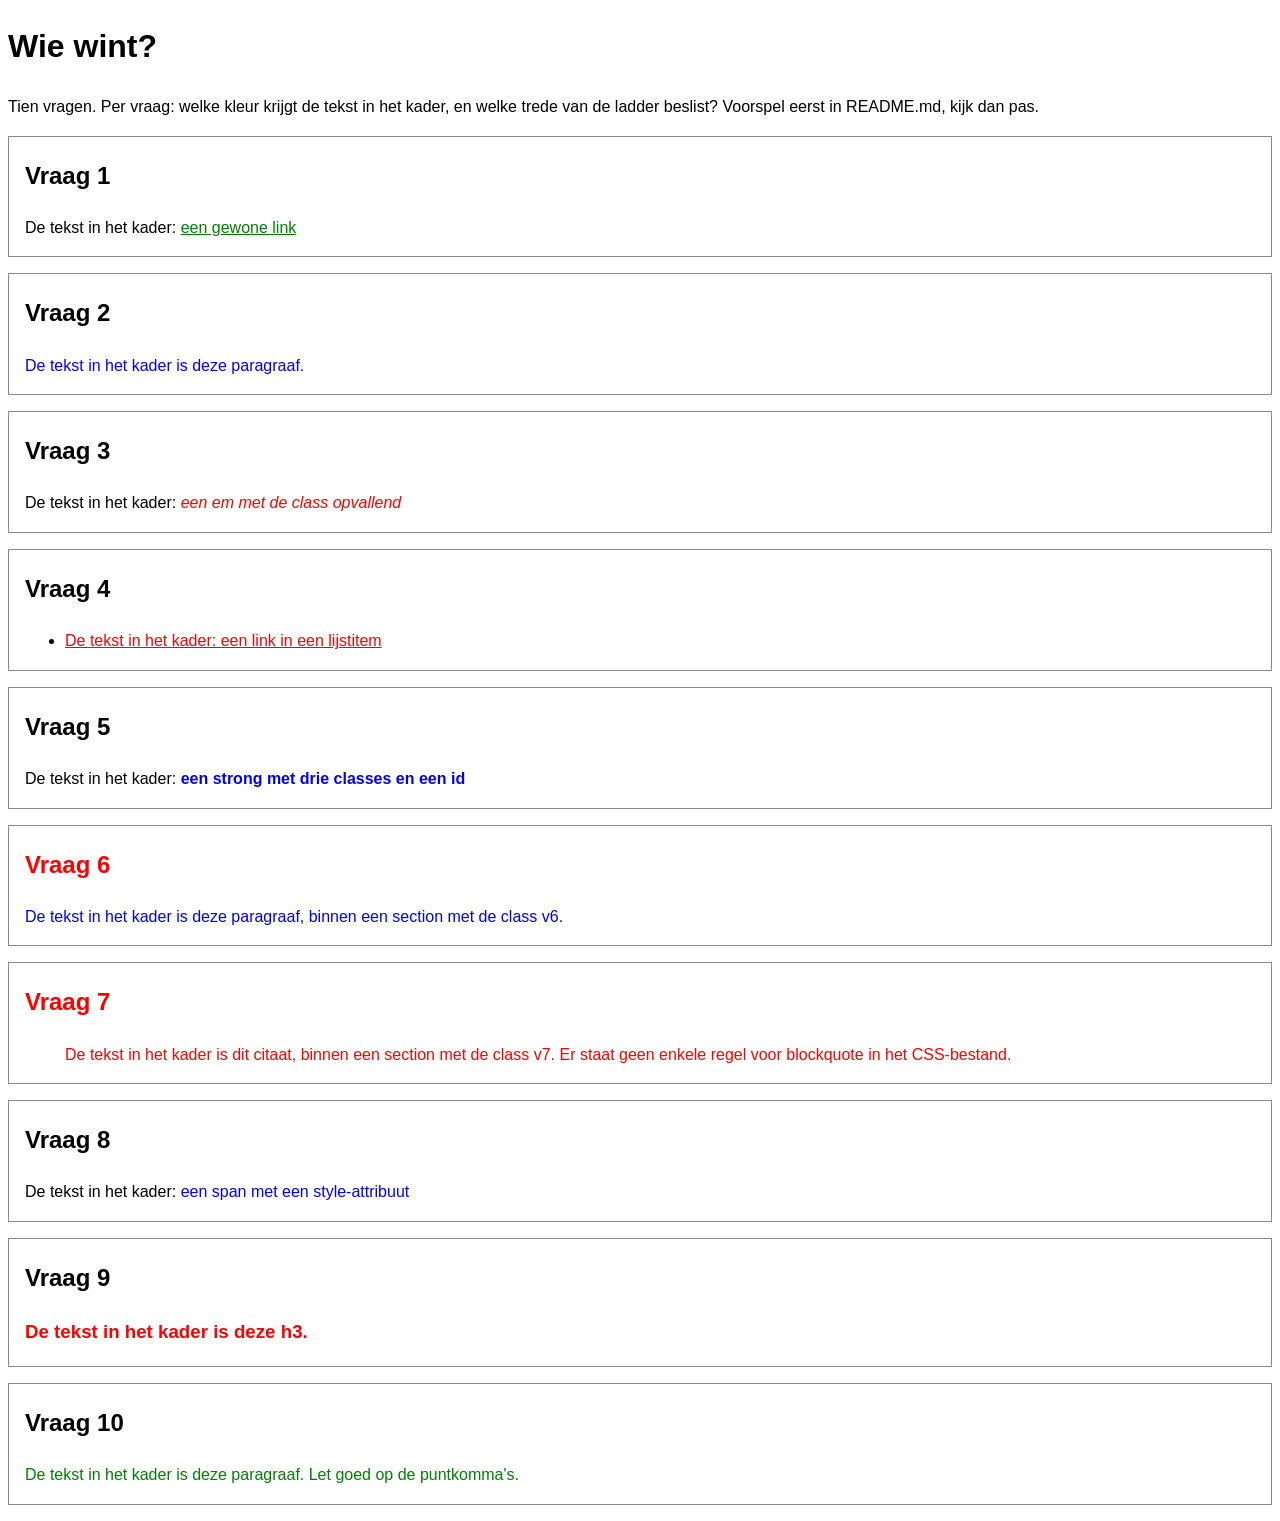
<file: labo-02/cascade/index.html>
<!-- index.html - oefening 3: voorspel, dan kijk. Wijzig dit bestand niet. -->
<!doctype html>
<html lang="nl">
  <head>
    <meta charset="utf-8">
    <meta name="viewport" content="width=device-width, initial-scale=1">
    <title>Wie wint? Tien vragen over de cascade</title>
    <link rel="stylesheet" href="css/stijl.css">
  </head>
  <body>
    <h1>Wie wint?</h1>
    <p>Tien vragen. Per vraag: welke kleur krijgt de tekst in het kader, en welke trede van de ladder beslist? Voorspel eerst in README.md, kijk dan pas.</p>

    <section class="vraag v1">
      <h2>Vraag 1</h2>
      <p>De tekst in het kader: <a href="#">een gewone link</a></p>
    </section>

    <section class="vraag v2">
      <h2>Vraag 2</h2>
      <p class="v2-tekst">De tekst in het kader is deze paragraaf.</p>
    </section>

    <section class="vraag v3">
      <h2>Vraag 3</h2>
      <p>De tekst in het kader: <em class="opvallend">een em met de class opvallend</em></p>
    </section>

    <section class="vraag v4">
      <h2>Vraag 4</h2>
      <ul>
        <li><a href="#">De tekst in het kader: een link in een lijstitem</a></li>
      </ul>
    </section>

    <section class="vraag v5">
      <h2>Vraag 5</h2>
      <p>De tekst in het kader: <strong class="een twee drie" id="v5-tekst">een strong met drie classes en een id</strong></p>
    </section>

    <section class="vraag v6">
      <h2>Vraag 6</h2>
      <p class="v6-tekst">De tekst in het kader is deze paragraaf, binnen een section met de class v6.</p>
    </section>

    <section class="vraag v7">
      <h2>Vraag 7</h2>
      <blockquote>De tekst in het kader is dit citaat, binnen een section met de class v7. Er staat geen enkele regel voor blockquote in het CSS-bestand.</blockquote>
    </section>

    <section class="vraag v8">
      <h2>Vraag 8</h2>
      <p>De tekst in het kader: <span class="v8-tekst" style="color: blue">een span met een style-attribuut</span></p>
    </section>

    <section class="vraag v9">
      <h2>Vraag 9</h2>
      <h3 class="v9-tekst">De tekst in het kader is deze h3.</h3>
    </section>

    <section class="vraag v10">
      <h2>Vraag 10</h2>
      <p class="v10-tekst">De tekst in het kader is deze paragraaf. Let goed op de puntkomma's.</p>
    </section>
  </body>
</html>
</file>
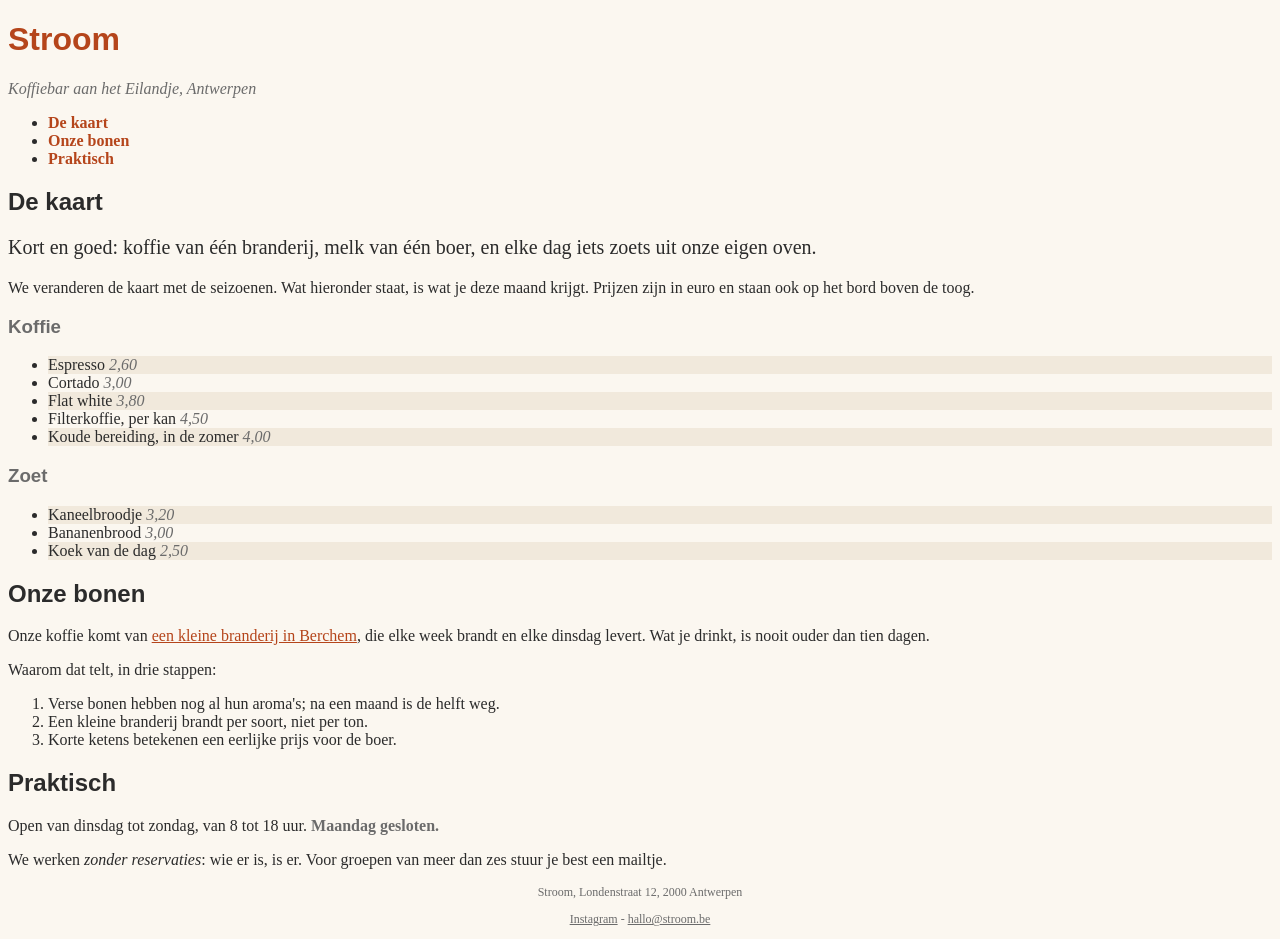
<file: labo-02/nabouw/index.html>
<!-- index.html - nabouw labo 2. Dit bestand mag je NIET wijzigen: geen class erbij, geen element verplaatst, geen style-attribuut. Jij schrijft css/stijl.css. -->
<!--
  Wat het screenshot niet kan tonen (hover en focus):
  - links in de navigatie: accentkleur, vet, geen onderstreping;
    bij hover en focus: inktkleur en onderstreept
  - links in main: accentkleur, onderstreept;
    bij hover en focus: papierkleur op een achtergrond in de accentkleur
  - links in de footer: gedempte kleur; bij hover en focus: accentkleur
-->
<!doctype html>
<html lang="nl">
  <head>
    <meta charset="utf-8">
    <meta name="viewport" content="width=device-width, initial-scale=1">
    <title>Stroom - koffiebar aan het Eilandje</title>
    <link rel="stylesheet" href="css/stijl.css">
  </head>
  <body>
    <header>
      <h1>Stroom</h1>
      <p class="slogan">Koffiebar aan het Eilandje, Antwerpen</p>
      <nav>
        <ul>
          <li><a href="#kaart">De kaart</a></li>
          <li><a href="#bonen">Onze bonen</a></li>
          <li><a href="#praktisch">Praktisch</a></li>
        </ul>
      </nav>
    </header>

    <main>
      <article>
        <h2 id="kaart">De kaart</h2>
        <p class="intro">Kort en goed: koffie van één branderij, melk van één boer, en elke dag iets zoets uit onze eigen oven.</p>
        <p>We veranderen de kaart met de seizoenen. Wat hieronder staat, is wat je deze maand krijgt. Prijzen zijn in euro en staan ook op het bord boven de toog.</p>

        <h3>Koffie</h3>
        <ul class="kaart">
          <li>Espresso <span class="prijs">2,60</span></li>
          <li>Cortado <span class="prijs">3,00</span></li>
          <li>Flat white <span class="prijs">3,80</span></li>
          <li>Filterkoffie, per kan <span class="prijs">4,50</span></li>
          <li>Koude bereiding, in de zomer <span class="prijs">4,00</span></li>
        </ul>

        <h3>Zoet</h3>
        <ul class="kaart">
          <li>Kaneelbroodje <span class="prijs">3,20</span></li>
          <li>Bananenbrood <span class="prijs">3,00</span></li>
          <li>Koek van de dag <span class="prijs">2,50</span></li>
        </ul>

        <h2 id="bonen">Onze bonen</h2>
        <p>Onze koffie komt van <a href="https://www.example.be">een kleine branderij in Berchem</a>, die elke week brandt en elke dinsdag levert. Wat je drinkt, is nooit ouder dan tien dagen.</p>
        <p>Waarom dat telt, in drie stappen:</p>
        <ol>
          <li>Verse bonen hebben nog al hun aroma's; na een maand is de helft weg.</li>
          <li>Een kleine branderij brandt per soort, niet per ton.</li>
          <li>Korte ketens betekenen een eerlijke prijs voor de boer.</li>
        </ol>

        <h2 id="praktisch">Praktisch</h2>
        <p>Open van dinsdag tot zondag, van 8 tot 18 uur. <strong>Maandag gesloten.</strong></p>
        <p>We werken <em>zonder reservaties</em>: wie er is, is er. Voor groepen van meer dan zes stuur je best een mailtje.</p>
      </article>
    </main>

    <footer>
      <p>Stroom, Londenstraat 12, 2000 Antwerpen</p>
      <p><a href="https://www.instagram.com">Instagram</a> - <a href="mailto:hallo@stroom.be">hallo@stroom.be</a></p>
    </footer>
  </body>
</html>
</file>
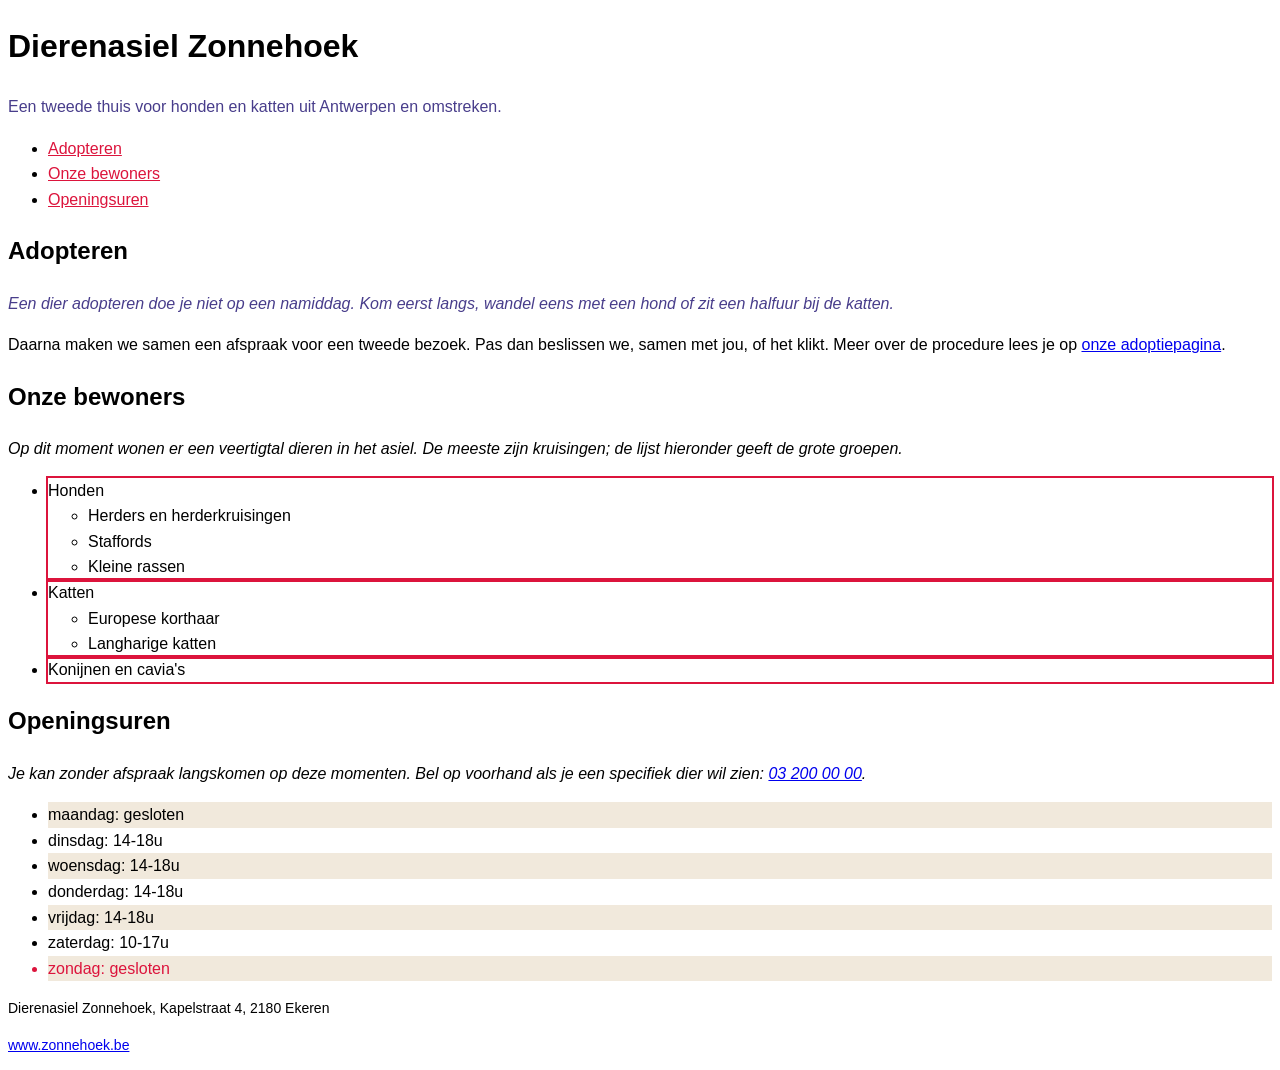
<file: labo-02/selectors/index.html>
<!-- index.html - oefening 2: selectors. Wijzig dit bestand niet; alles wat je nodig hebt, staat erin. -->
<!doctype html>
<html lang="nl">
  <head>
    <meta charset="utf-8">
    <meta name="viewport" content="width=device-width, initial-scale=1">
    <title>Dierenasiel Zonnehoek</title>
    <link rel="stylesheet" href="css/stijl.css">
  </head>
  <body>
    <header>
      <h1>Dierenasiel Zonnehoek</h1>
      <p class="slogan">Een tweede thuis voor honden en katten uit Antwerpen en omstreken.</p>
      <nav>
        <ul>
          <li><a href="#adopteren">Adopteren</a></li>
          <li><a href="#rassen">Onze bewoners</a></li>
          <li><a href="#uren">Openingsuren</a></li>
        </ul>
      </nav>
    </header>

    <main>
      <article>
        <h2 id="adopteren">Adopteren</h2>
        <p class="intro">Een dier adopteren doe je niet op een namiddag. Kom eerst langs, wandel eens met een hond of zit een halfuur bij de katten.</p>
        <p>Daarna maken we samen een afspraak voor een tweede bezoek. Pas dan beslissen we, samen met jou, of het klikt. Meer over de procedure lees je op <a href="https://www.zonnehoek.be/adoptie">onze adoptiepagina</a>.</p>

        <h2 id="rassen">Onze bewoners</h2>
        <p>Op dit moment wonen er een veertigtal dieren in het asiel. De meeste zijn kruisingen; de lijst hieronder geeft de grote groepen.</p>
        <ul class="rassen">
          <li>Honden
            <ul>
              <li>Herders en herderkruisingen</li>
              <li>Staffords</li>
              <li>Kleine rassen</li>
            </ul>
          </li>
          <li>Katten
            <ul>
              <li>Europese korthaar</li>
              <li>Langharige katten</li>
            </ul>
          </li>
          <li>Konijnen en cavia's</li>
        </ul>

        <h2 id="uren">Openingsuren</h2>
        <p>Je kan zonder afspraak langskomen op deze momenten. Bel op voorhand als je een specifiek dier wil zien: <a href="tel:+3232000000">03 200 00 00</a>.</p>
        <ul class="uren">
          <li>maandag: gesloten</li>
          <li>dinsdag: 14-18u</li>
          <li>woensdag: 14-18u</li>
          <li>donderdag: 14-18u</li>
          <li>vrijdag: 14-18u</li>
          <li>zaterdag: 10-17u</li>
          <li>zondag: gesloten</li>
        </ul>
      </article>
    </main>

    <footer>
      <p>Dierenasiel Zonnehoek, Kapelstraat 4, 2180 Ekeren</p>
      <p><a href="https://www.zonnehoek.be">www.zonnehoek.be</a></p>
    </footer>
  </body>
</html>
</file>
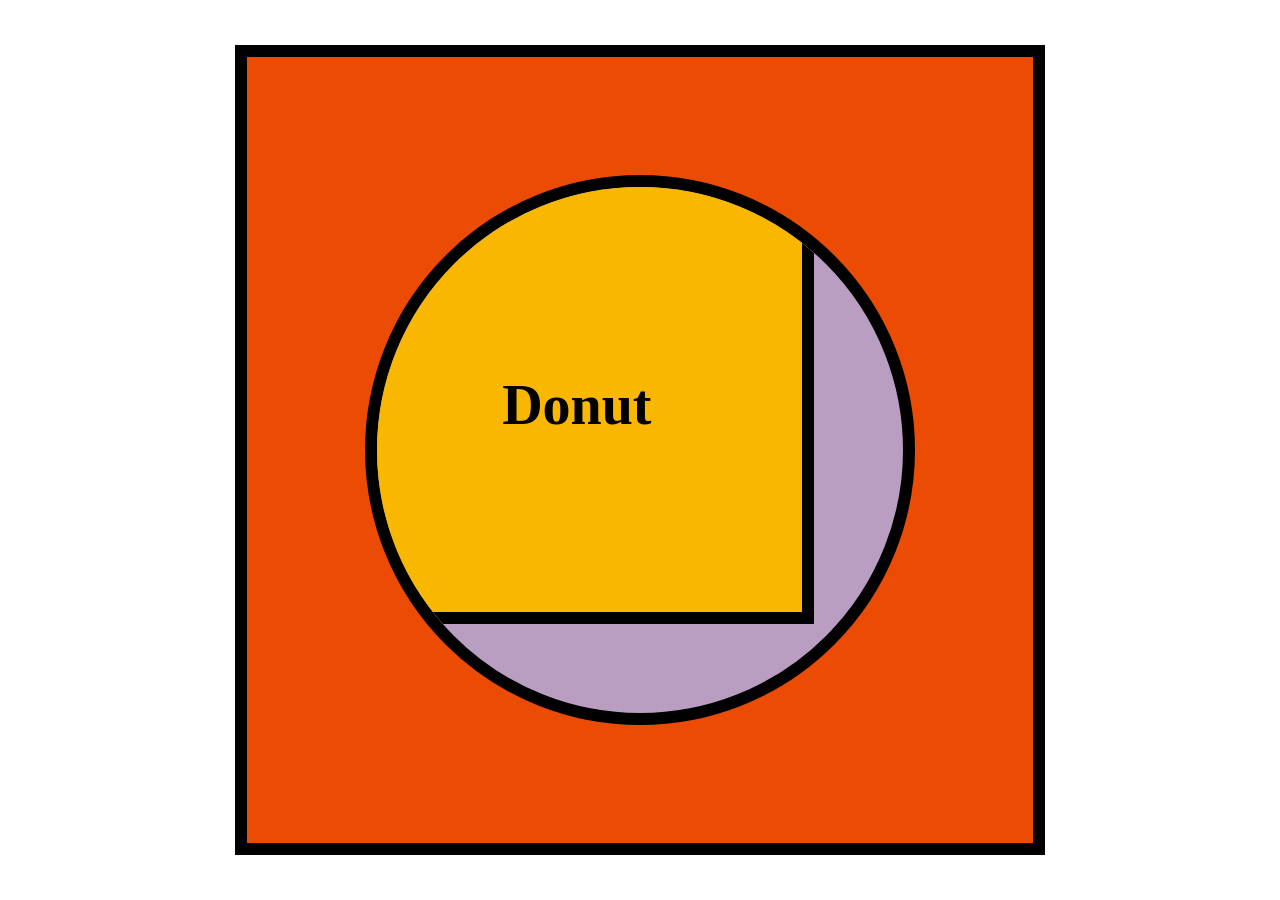
<file: labo-03/donut/index.html>
<!doctype html>
<html lang="en">
<head>
  <meta charset="utf-8">
  <meta name="viewport" content="width=device-width, initial-scale=1">
  <title>Labo 3 - Donut</title>
  <link rel="stylesheet" href="css/reset.css">
  <link rel="stylesheet" href="css/stijl.css">
</head>
<body>
  <!-- Do not change this file. Write your CSS in css/stijl.css. -->
  <main>
    <div>
      <h1>Donut</h1>
    </div>
  </main>
</body>
</html>
</file>
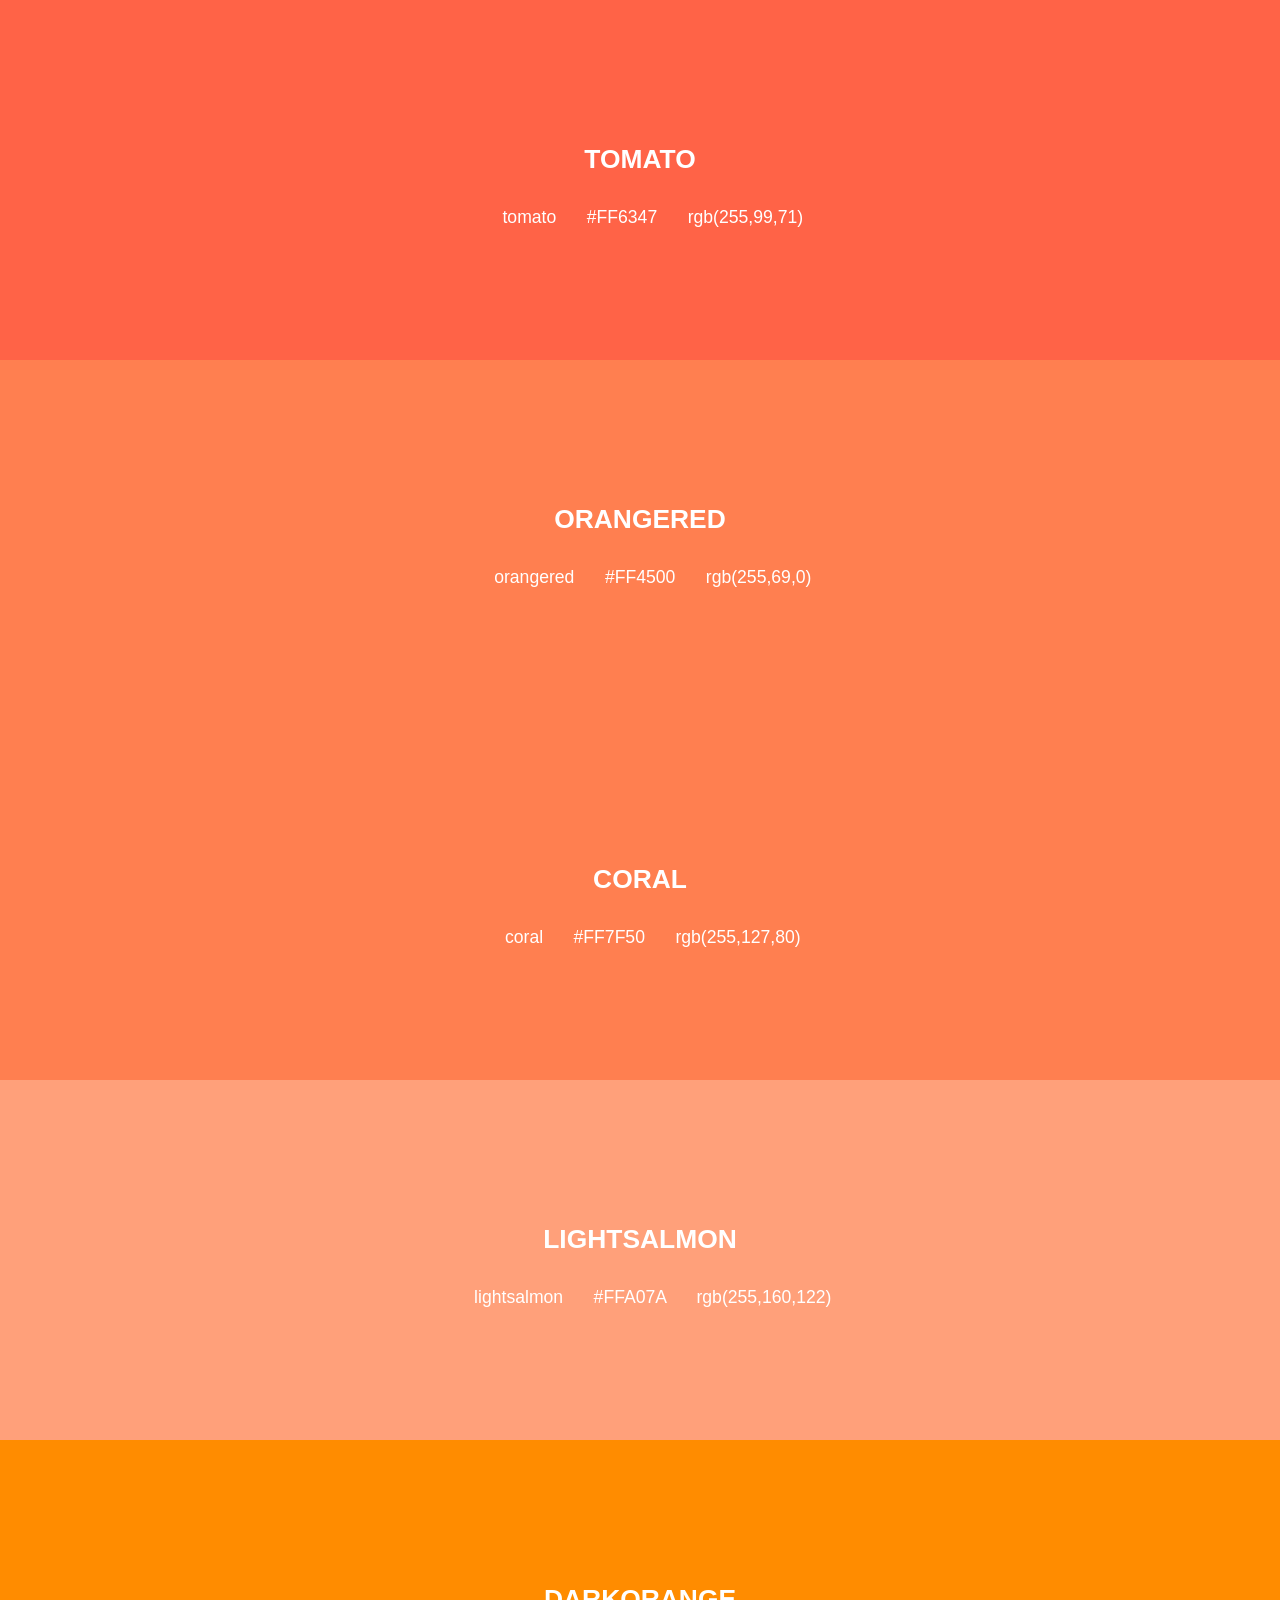
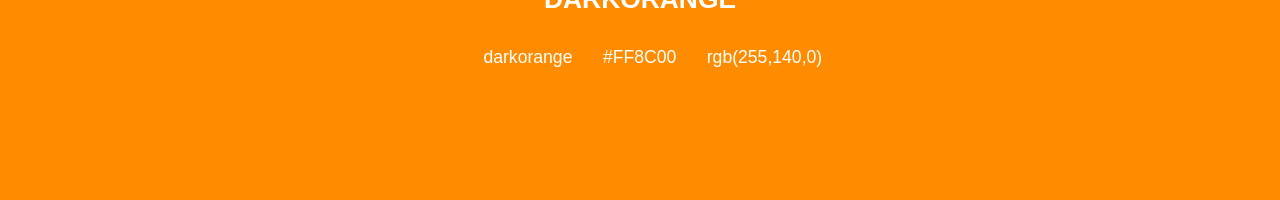
<file: labo-03/kleuren/index.html>
<!doctype html>
<html lang="en">
<head>
  <meta charset="utf-8">
  <meta name="viewport" content="width=device-width, initial-scale=1">
  <title>Labo 3 - Kleurenstalen</title>
  <link rel="stylesheet" href="css/reset.css">
  <link rel="stylesheet" href="css/stijl.css">
</head>
<body>
  <!-- Do not change this file. Write your CSS in css/stijl.css. -->
  <ul>
    <li class="tomato">
      <h2>TOMATO</h2>
      <p class="codes"><span>tomato</span> <span>#FF6347</span> <span>rgb(255,99,71)</span></p>
    </li>
    <li class="orangered">
      <h2>ORANGERED</h2>
      <p class="codes"><span>orangered</span> <span>#FF4500</span> <span>rgb(255,69,0)</span></p>
    </li>
    <li class="coral">
      <h2>CORAL</h2>
      <p class="codes"><span>coral</span> <span>#FF7F50</span> <span>rgb(255,127,80)</span></p>
    </li>
    <li class="lightsalmon">
      <h2>LIGHTSALMON</h2>
      <p class="codes"><span>lightsalmon</span> <span>#FFA07A</span> <span>rgb(255,160,122)</span></p>
    </li>
    <li class="darkorange">
      <h2>DARKORANGE</h2>
      <p class="codes"><span>darkorange</span> <span>#FF8C00</span> <span>rgb(255,140,0)</span></p>
    </li>
  </ul>
</body>
</html>
</file>
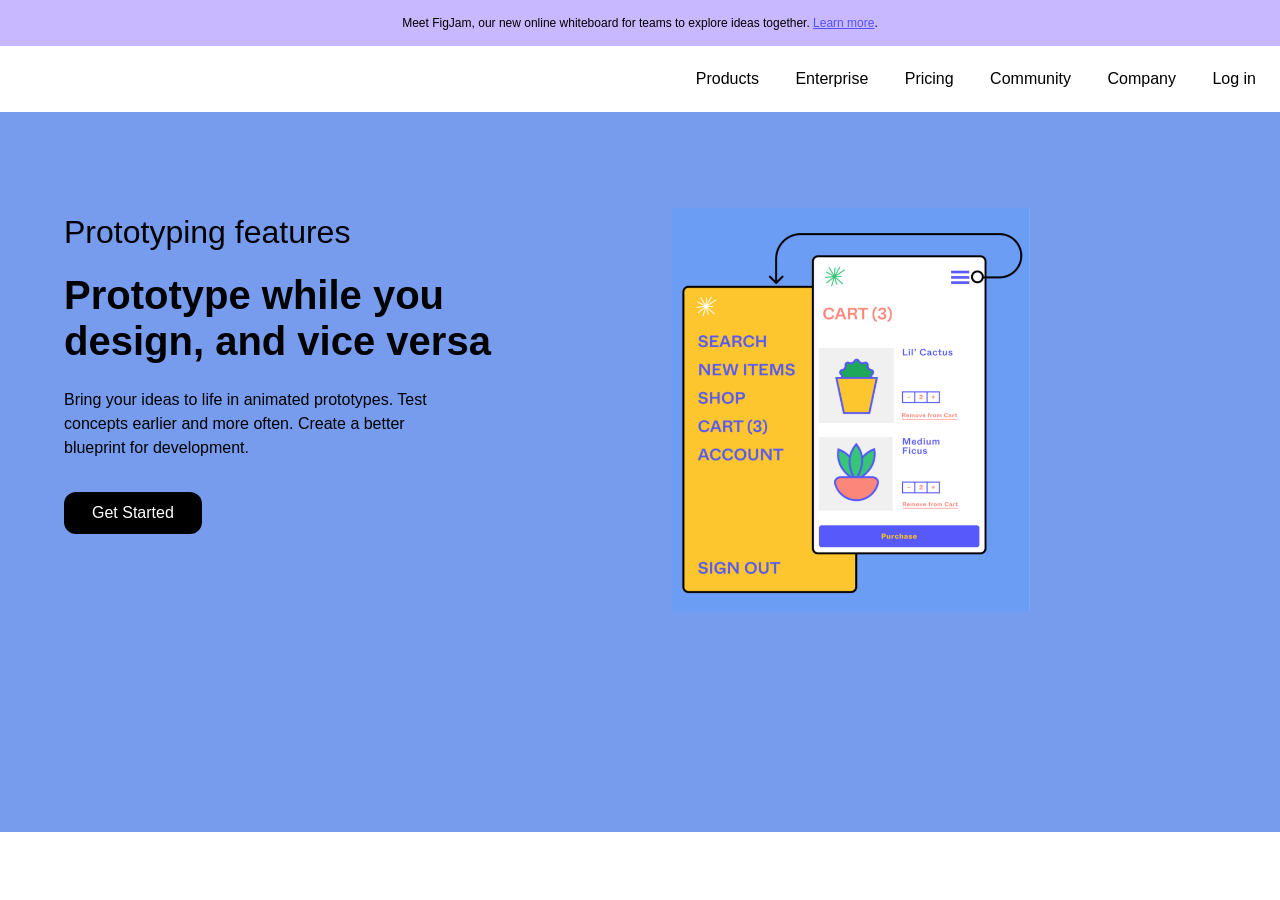
<file: labo-03/landing/index.html>
<!doctype html>
<html lang="en">
<head>
  <meta charset="utf-8">
  <meta name="viewport" content="width=device-width, initial-scale=1">
  <title>Labo 3 - Landingspagina</title>
  <link rel="stylesheet" href="css/reset.css">
  <link rel="stylesheet" href="css/stijl.css">
</head>
<body>
  <!-- Do not change this file. Write your CSS in css/stijl.css.
       Not visible in the screenshot: on :hover and :focus the links in the
       banner and in the navigation get an underline, and the button turns
       dark grey (#333333) instead of black. -->
  <div class="banner">
    <p>Meet FigJam, our new online whiteboard for teams to explore ideas together. <a href="#">Learn more</a>.</p>
  </div>
  <header>
    <nav>
      <ul>
        <li><a href="#">Products</a></li>
        <li><a href="#">Enterprise</a></li>
        <li><a href="#">Pricing</a></li>
        <li><a href="#">Community</a></li>
        <li><a href="#">Company</a></li>
        <li><a href="#">Log in</a></li>
      </ul>
    </nav>
  </header>
  <main>
    <article>
      <p class="bovenkop">Prototyping features</p>
      <h1>Prototype while you design, and vice versa</h1>
      <p>Bring your ideas to life in animated prototypes. Test concepts earlier and more often. Create a better blueprint for development.</p>
      <a href="#" class="knop">Get Started</a>
    </article><!-- no whitespace between these two tags: see syllabus 3.7 --><div class="afbeelding">
      <img src="afbeeldingen/prototype.png" alt="Prototype of a plant shop: a yellow menu panel next to a white cart screen">
    </div>
  </main>
</body>
</html>
</file>
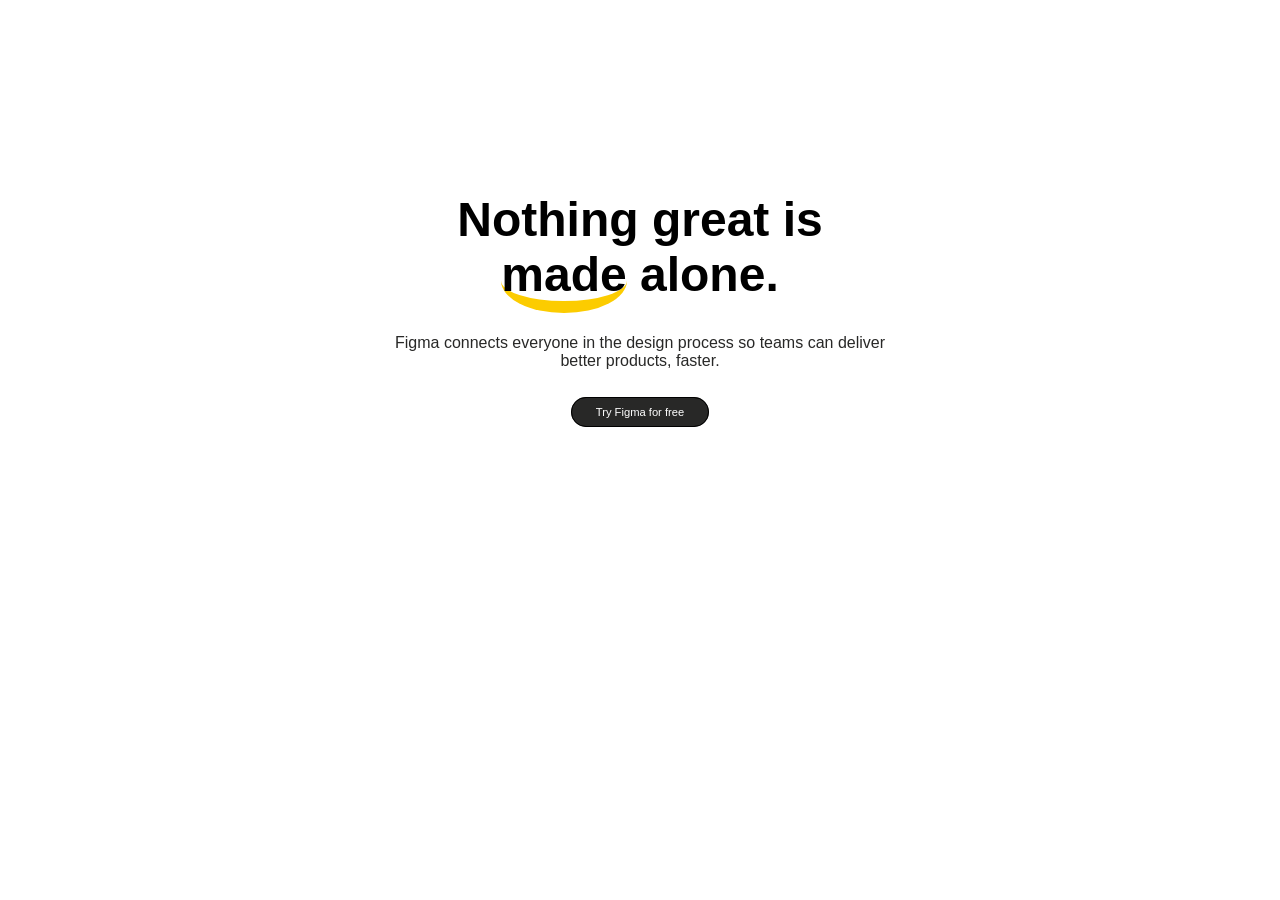
<file: labo-03/slogan/index.html>
<!doctype html>
<html lang="en">
<head>
  <meta charset="utf-8">
  <meta name="viewport" content="width=device-width, initial-scale=1">
  <title>Labo 3 - Slogan</title>
  <link rel="stylesheet" href="css/reset.css">
  <link rel="stylesheet" href="css/stijl.css">
</head>
<body>
  <!-- Do not change this file. Write your CSS in css/stijl.css.
       Not visible in the screenshot: on :hover and :focus the button turns
       dark grey (#333333) instead of black. -->
  <h2>Nothing great is <span>made</span> alone.</h2>
  <p>Figma connects everyone in the design process so teams can deliver better products, faster.</p>
  <a href="https://www.figma.com">Try Figma for free</a>
</body>
</html>
</file>
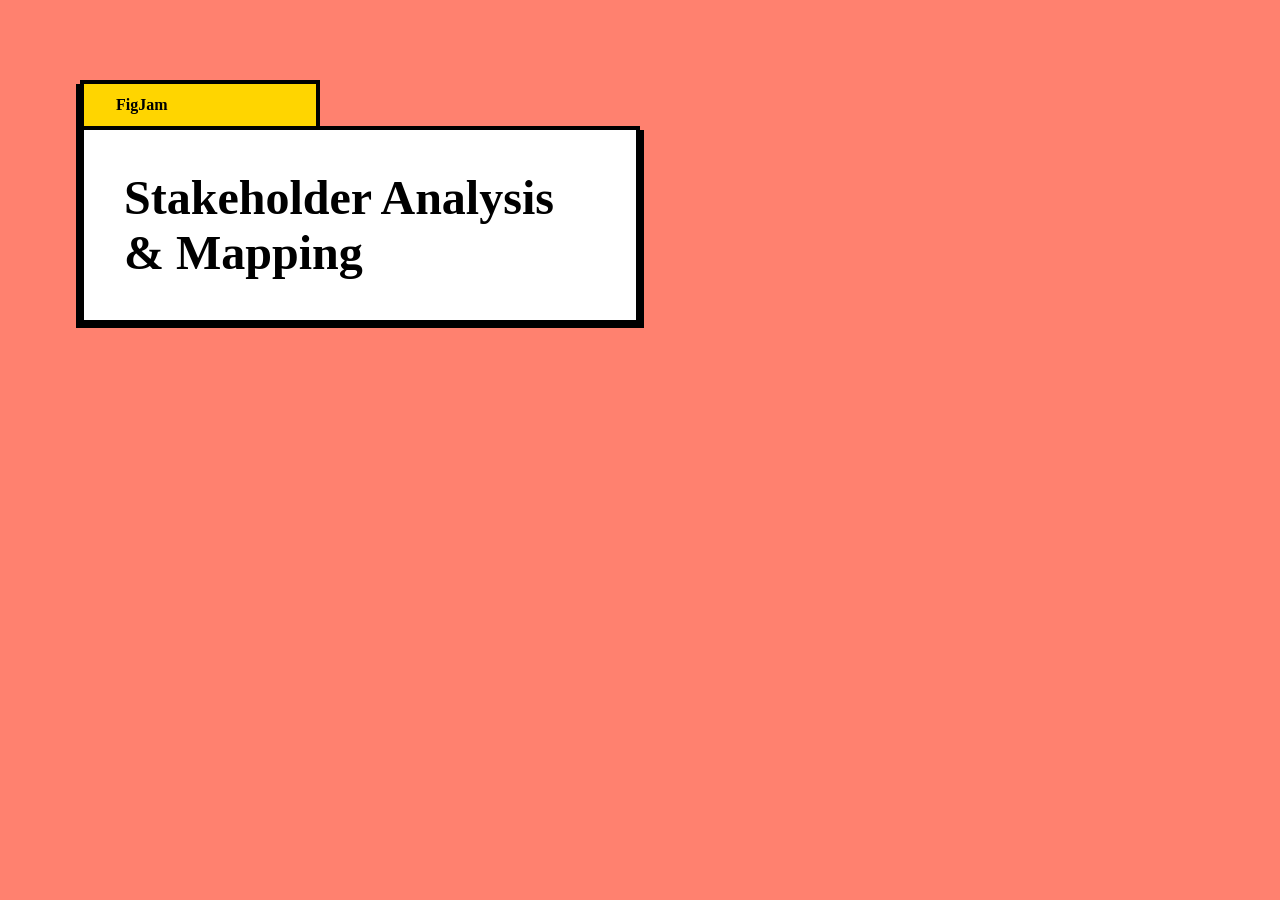
<file: labo-03/tabblad/index.html>
<!doctype html>
<html lang="en">
<head>
  <meta charset="utf-8">
  <meta name="viewport" content="width=device-width, initial-scale=1">
  <title>Labo 3 - Tabblad</title>
  <link rel="stylesheet" href="css/reset.css">
  <link rel="stylesheet" href="css/stijl.css">
</head>
<body>
  <!-- Do not change this file. Write your CSS in css/stijl.css. -->
  <h1>FigJam</h1>
  <h2>Stakeholder Analysis &amp; Mapping</h2>
</body>
</html>
</file>
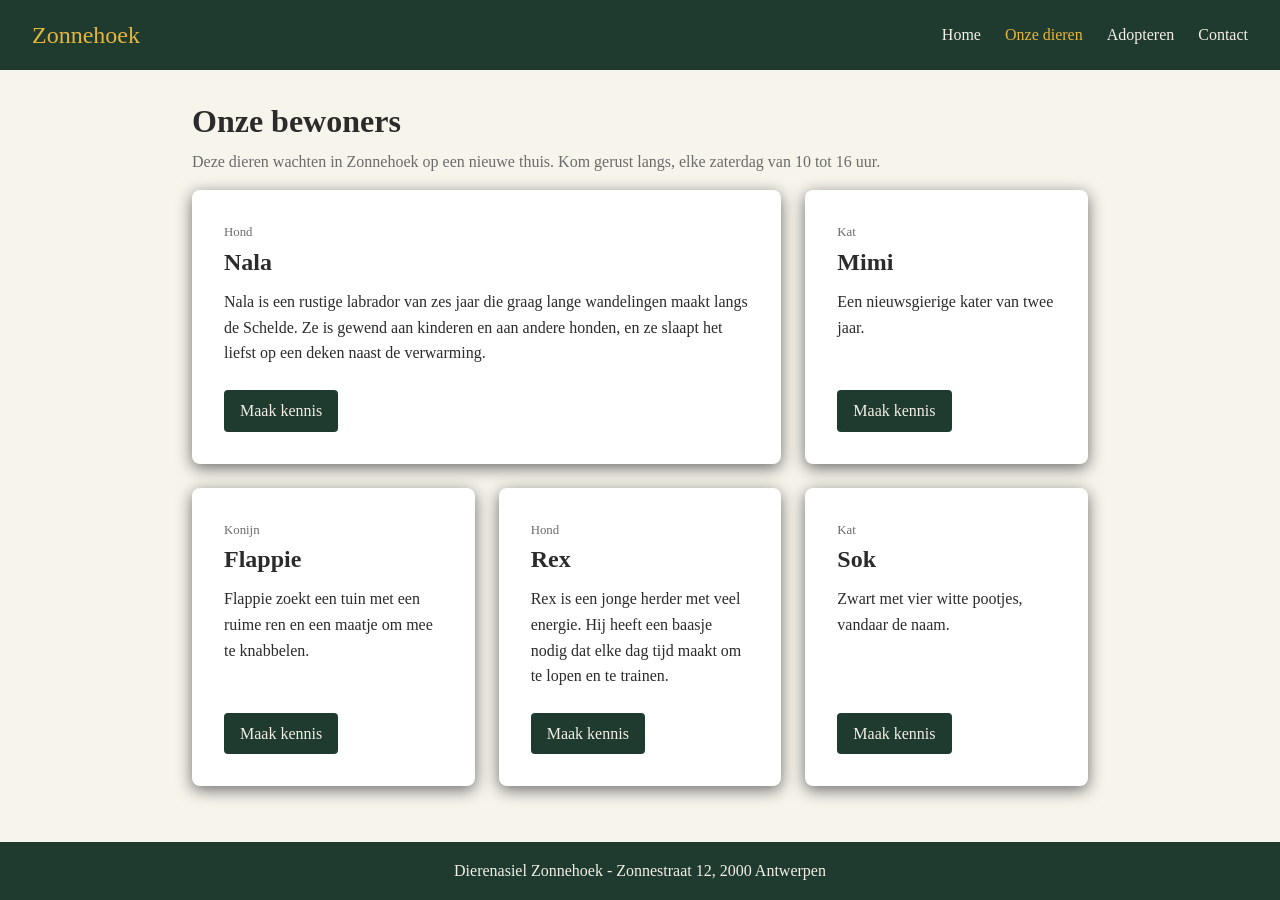
<file: labo-04/dierenasiel/index.html>
<!doctype html>
<html lang="nl">
<head>
  <meta charset="utf-8">
  <meta name="viewport" content="width=device-width, initial-scale=1">
  <title>Labo 4 - Dierenasiel Zonnehoek</title>
  <link rel="stylesheet" href="css/reset.css">
  <link rel="stylesheet" href="css/stijl.css">
</head>
<body>
  <!-- Do not change this file. Write your CSS in css/stijl.css.
       Not visible in the screenshot: on :hover and :focus the links in the
       navigation get an underline, and a button turns dark (#2b2b2b). -->
  <header>
    <a class="logo" href="index.html">Zonnehoek</a>
    <nav>
      <ul>
        <li><a href="index.html">Home</a></li>
        <li><a href="dieren.html" class="actief">Onze dieren</a></li>
        <li><a href="adopteren.html">Adopteren</a></li>
        <li><a href="contact.html">Contact</a></li>
      </ul>
    </nav>
  </header>
  <main>
    <h1>Onze bewoners</h1>
    <p class="intro">Deze dieren wachten in Zonnehoek op een nieuwe thuis. Kom gerust langs, elke zaterdag van 10 tot 16 uur.</p>
    <ul class="kaarten">
      <li class="kaart uitgelicht">
        <p class="soort">Hond</p>
        <h2>Nala</h2>
        <p class="beschrijving">Nala is een rustige labrador van zes jaar die graag lange wandelingen maakt langs de Schelde. Ze is gewend aan kinderen en aan andere honden, en ze slaapt het liefst op een deken naast de verwarming.</p>
        <a class="knop" href="#">Maak kennis</a>
      </li>
      <li class="kaart">
        <p class="soort">Kat</p>
        <h2>Mimi</h2>
        <p class="beschrijving">Een nieuwsgierige kater van twee jaar.</p>
        <a class="knop" href="#">Maak kennis</a>
      </li>
      <li class="kaart">
        <p class="soort">Konijn</p>
        <h2>Flappie</h2>
        <p class="beschrijving">Flappie zoekt een tuin met een ruime ren en een maatje om mee te knabbelen.</p>
        <a class="knop" href="#">Maak kennis</a>
      </li>
      <li class="kaart">
        <p class="soort">Hond</p>
        <h2>Rex</h2>
        <p class="beschrijving">Rex is een jonge herder met veel energie. Hij heeft een baasje nodig dat elke dag tijd maakt om te lopen en te trainen.</p>
        <a class="knop" href="#">Maak kennis</a>
      </li>
      <li class="kaart">
        <p class="soort">Kat</p>
        <h2>Sok</h2>
        <p class="beschrijving">Zwart met vier witte pootjes, vandaar de naam.</p>
        <a class="knop" href="#">Maak kennis</a>
      </li>
    </ul>
  </main>
  <footer>
    <p>Dierenasiel Zonnehoek - Zonnestraat 12, 2000 Antwerpen</p>
  </footer>
</body>
</html>
</file>
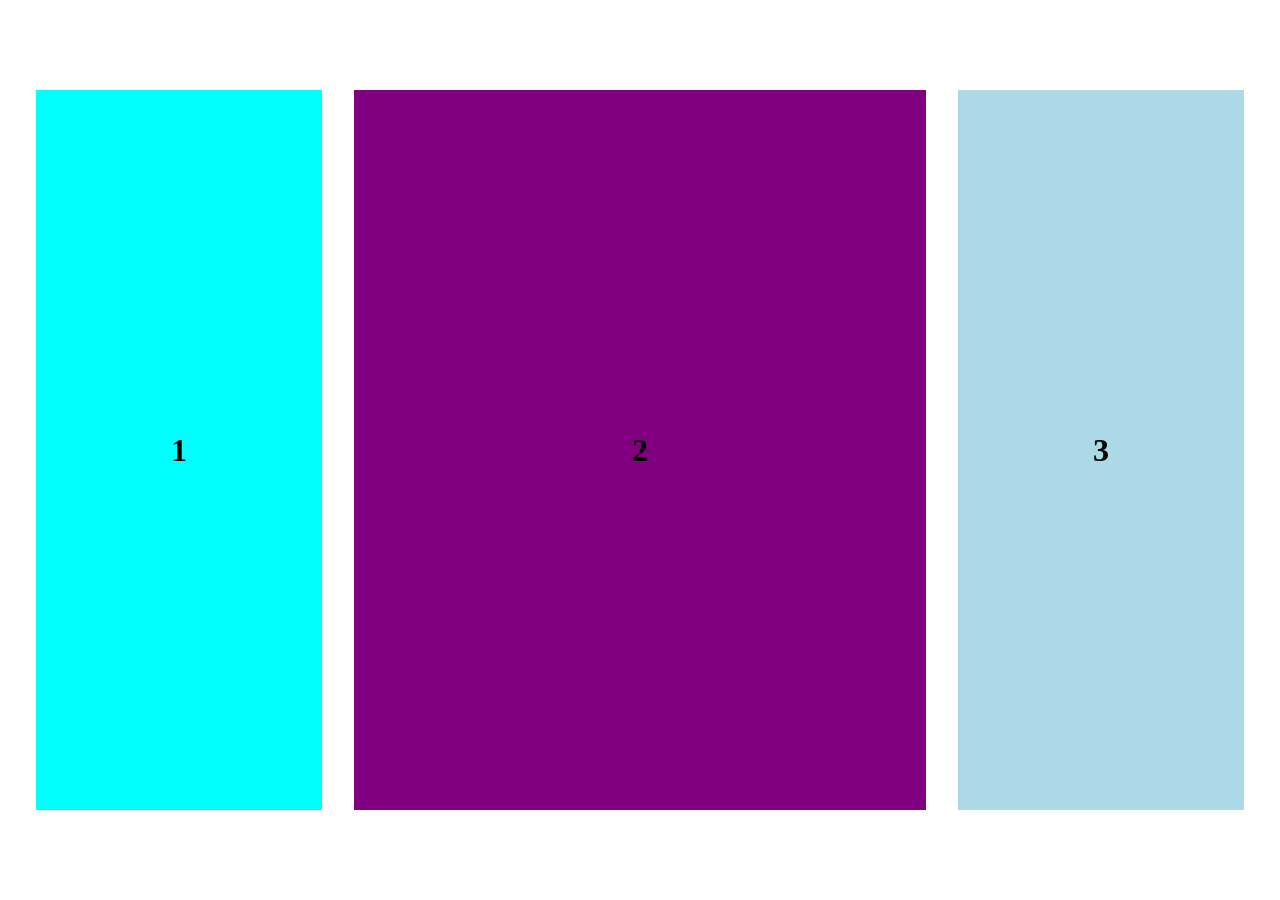
<file: labo-04/kolommen/index.html>
<!doctype html>
<html lang="nl">
<head>
  <meta charset="utf-8">
  <meta name="viewport" content="width=device-width, initial-scale=1">
  <title>Labo 4 - Drie kolommen</title>
  <link rel="stylesheet" href="css/reset.css">
  <link rel="stylesheet" href="css/stijl.css">
</head>
<body>
  <!-- Do not change this file. Write your CSS in css/stijl.css. -->
  <main>
    <div>1</div>
    <div>2</div>
    <div>3</div>
  </main>
</body>
</html>
</file>
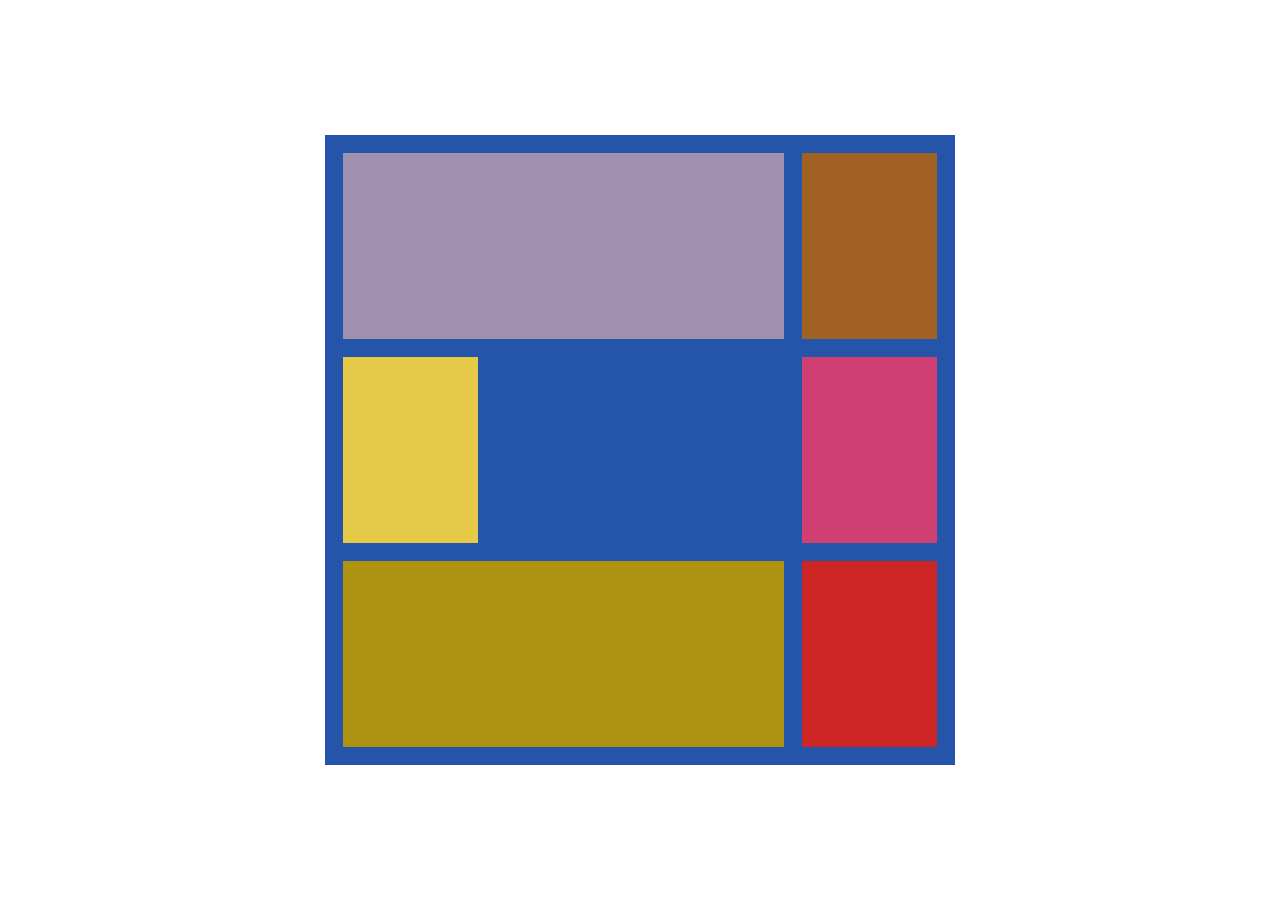
<file: labo-04/mondriaan/index.html>
<!doctype html>
<html lang="nl">
<head>
  <meta charset="utf-8">
  <meta name="viewport" content="width=device-width, initial-scale=1">
  <title>Labo 4 - Mondriaan</title>
  <link rel="stylesheet" href="css/reset.css">
  <link rel="stylesheet" href="css/stijl.css">
</head>
<body>
  <!-- Do not change this file. Write your CSS in css/stijl.css. -->
  <main class="schilderij">
    <div class="lila"></div>
    <div class="bruin"></div>
    <div class="geel"></div>
    <div class="marine"></div>
    <div class="olijf"></div>
    <div class="rood"></div>
  </main>
</body>
</html>
</file>
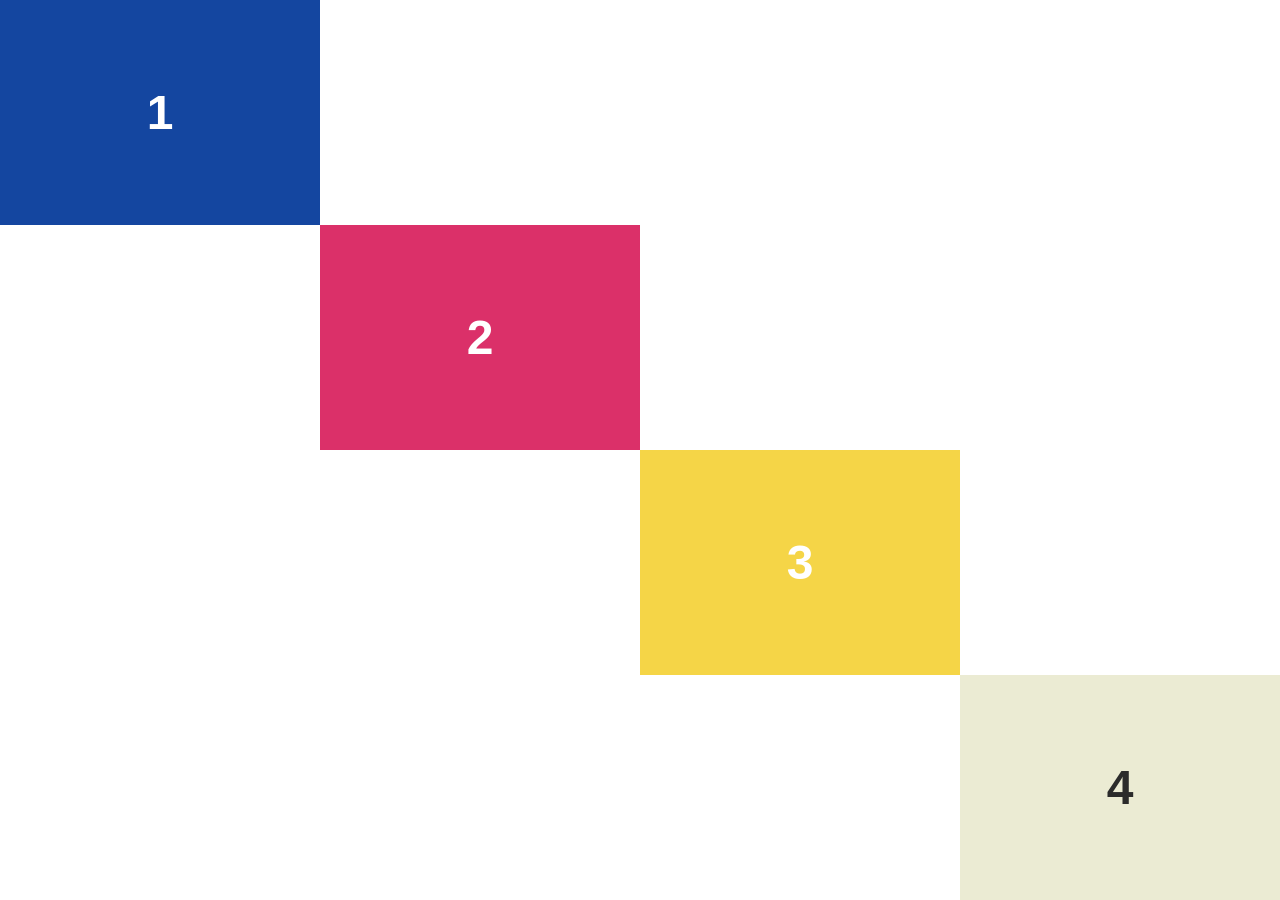
<file: labo-04/trap/index.html>
<!doctype html>
<html lang="nl">
<head>
  <meta charset="utf-8">
  <meta name="viewport" content="width=device-width, initial-scale=1">
  <title>Labo 4 - Trap</title>
  <link rel="stylesheet" href="css/reset.css">
  <link rel="stylesheet" href="css/stijl.css">
</head>
<body>
  <!-- Do not change this file. Write your CSS in css/stijl.css. -->
  <main class="trap">
    <div class="trede">1</div>
    <div class="trede">2</div>
    <div class="trede">3</div>
    <div class="trede">4</div>
  </main>
</body>
</html>
</file>
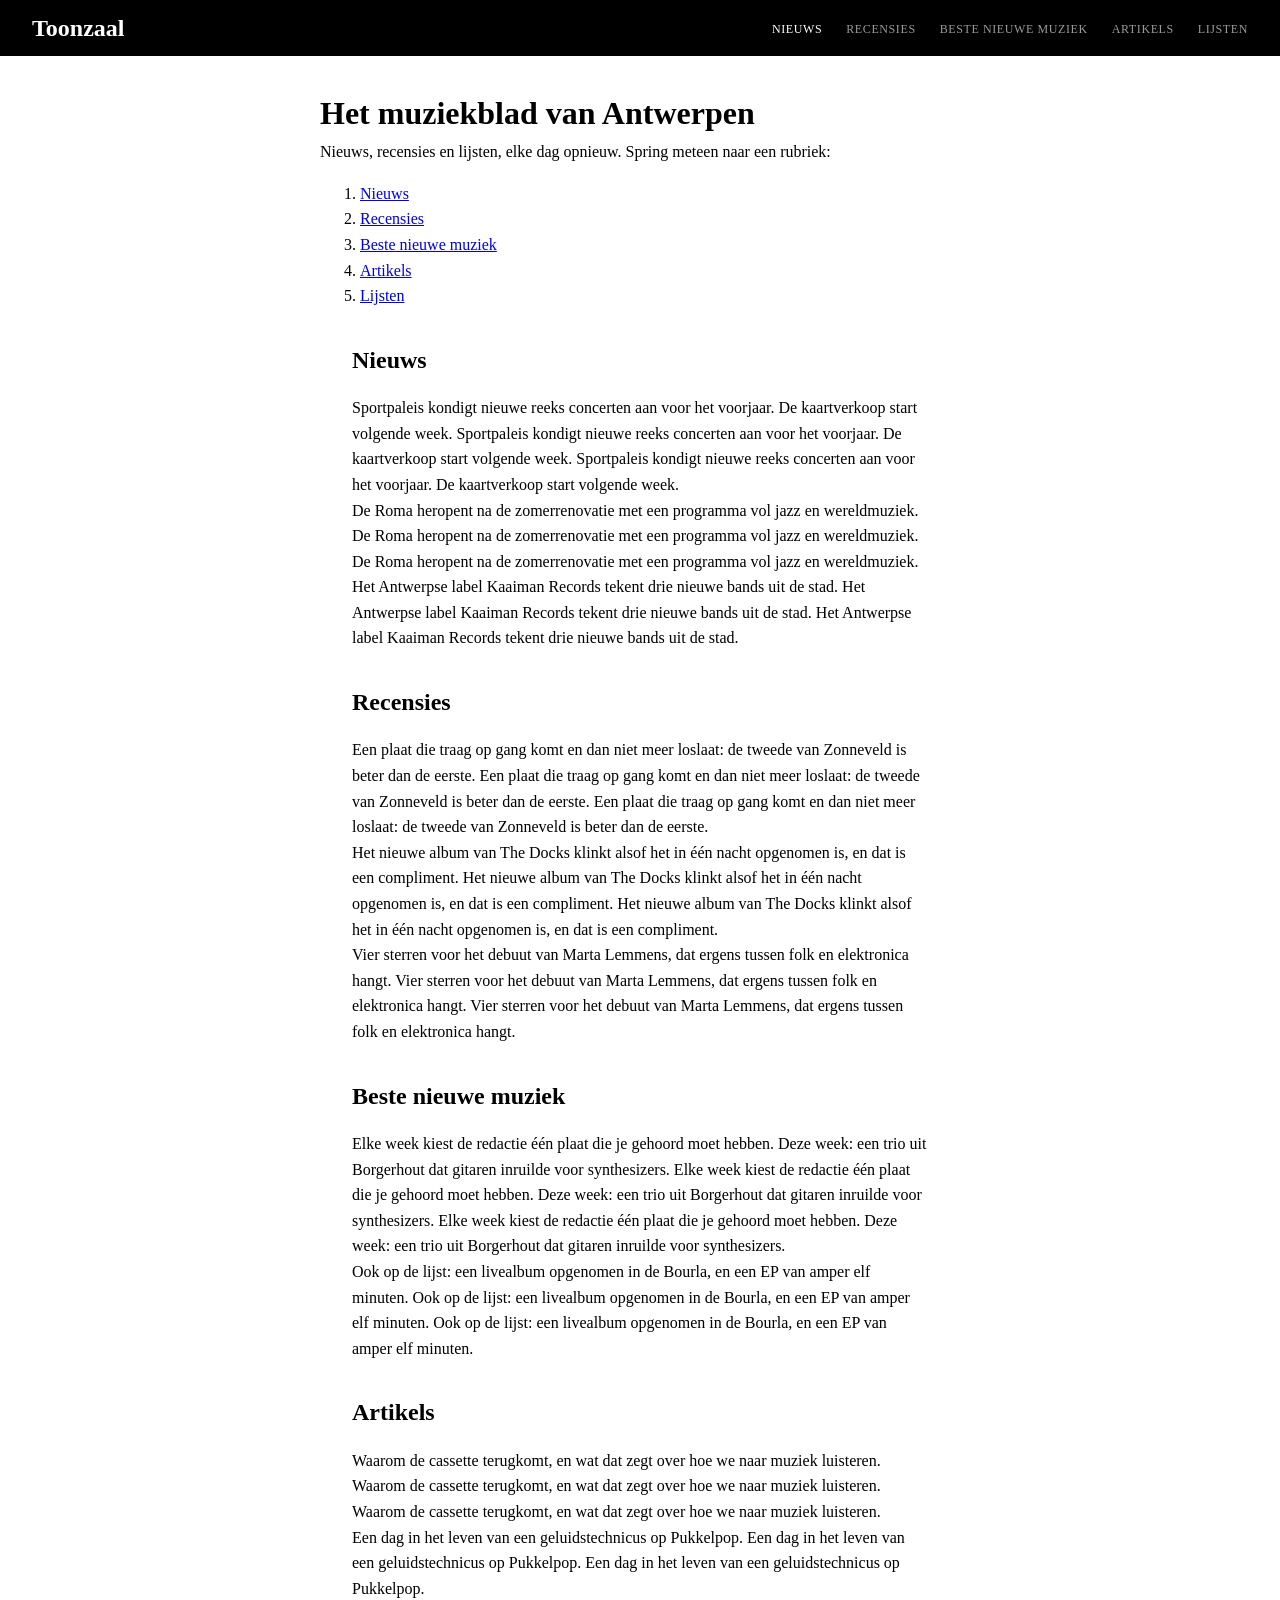
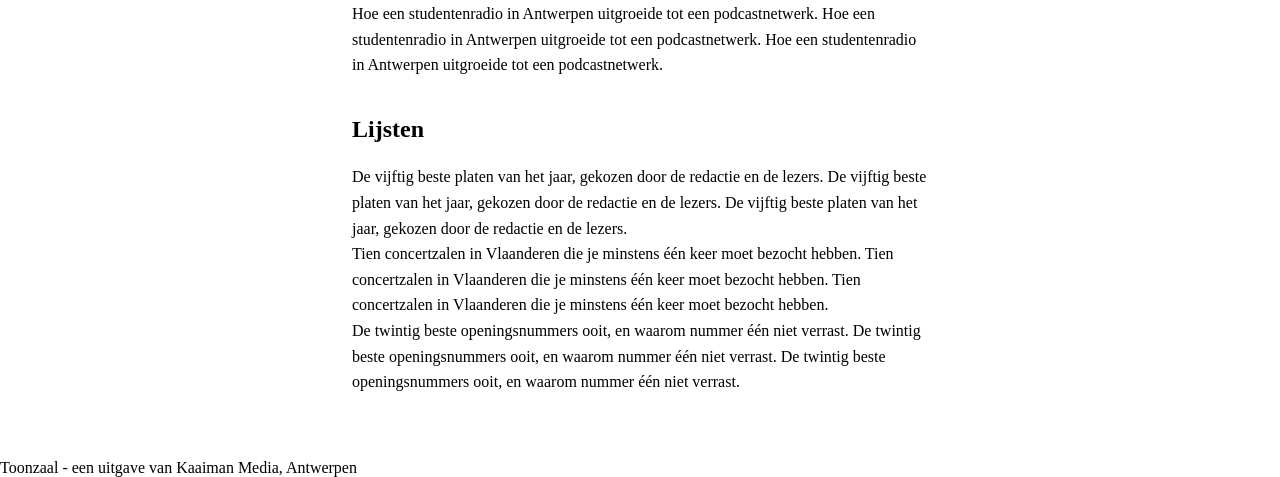
<file: labo-05/balk/index.html>
<!doctype html>
<html lang="nl">
<head>
  <meta charset="utf-8">
  <meta name="viewport" content="width=device-width, initial-scale=1">
  <title>Labo 5 - Toonzaal</title>
  <link rel="stylesheet" href="css/reset.css">
  <link rel="stylesheet" href="css/stijl.css">
</head>
<body>
  <!-- Do not change this file. Write your CSS in css/stijl.css.
       Not visible in the screenshot: on :hover and :focus a link in the bar turns white. -->
  <header>
    <a class="logo" href="index.html">Toonzaal</a>
    <nav>
      <ul>
        <li><a href="#nieuws" class="actief">Nieuws</a></li>
        <li><a href="#recensies">Recensies</a></li>
        <li><a href="#beste">Beste nieuwe muziek</a></li>
        <li><a href="#artikels">Artikels</a></li>
        <li><a href="#lijsten">Lijsten</a></li>
      </ul>
    </nav>
  </header>
  <main>
    <h1>Het muziekblad van Antwerpen</h1>
    <p class="intro">Nieuws, recensies en lijsten, elke dag opnieuw. Spring meteen naar een rubriek:</p>
    <ol class="inhoud">
        <li><a href="#nieuws">Nieuws</a></li>
        <li><a href="#recensies">Recensies</a></li>
        <li><a href="#beste">Beste nieuwe muziek</a></li>
        <li><a href="#artikels">Artikels</a></li>
        <li><a href="#lijsten">Lijsten</a></li>
    </ol>
    <section id="nieuws">
      <h2>Nieuws</h2>
      <p>Sportpaleis kondigt nieuwe reeks concerten aan voor het voorjaar. De kaartverkoop start volgende week. Sportpaleis kondigt nieuwe reeks concerten aan voor het voorjaar. De kaartverkoop start volgende week. Sportpaleis kondigt nieuwe reeks concerten aan voor het voorjaar. De kaartverkoop start volgende week.</p>
      <p>De Roma heropent na de zomerrenovatie met een programma vol jazz en wereldmuziek. De Roma heropent na de zomerrenovatie met een programma vol jazz en wereldmuziek. De Roma heropent na de zomerrenovatie met een programma vol jazz en wereldmuziek.</p>
      <p>Het Antwerpse label Kaaiman Records tekent drie nieuwe bands uit de stad. Het Antwerpse label Kaaiman Records tekent drie nieuwe bands uit de stad. Het Antwerpse label Kaaiman Records tekent drie nieuwe bands uit de stad.</p>
    </section>
    <section id="recensies">
      <h2>Recensies</h2>
      <p>Een plaat die traag op gang komt en dan niet meer loslaat: de tweede van Zonneveld is beter dan de eerste. Een plaat die traag op gang komt en dan niet meer loslaat: de tweede van Zonneveld is beter dan de eerste. Een plaat die traag op gang komt en dan niet meer loslaat: de tweede van Zonneveld is beter dan de eerste.</p>
      <p>Het nieuwe album van The Docks klinkt alsof het in één nacht opgenomen is, en dat is een compliment. Het nieuwe album van The Docks klinkt alsof het in één nacht opgenomen is, en dat is een compliment. Het nieuwe album van The Docks klinkt alsof het in één nacht opgenomen is, en dat is een compliment.</p>
      <p>Vier sterren voor het debuut van Marta Lemmens, dat ergens tussen folk en elektronica hangt. Vier sterren voor het debuut van Marta Lemmens, dat ergens tussen folk en elektronica hangt. Vier sterren voor het debuut van Marta Lemmens, dat ergens tussen folk en elektronica hangt.</p>
    </section>
    <section id="beste">
      <h2>Beste nieuwe muziek</h2>
      <p>Elke week kiest de redactie één plaat die je gehoord moet hebben. Deze week: een trio uit Borgerhout dat gitaren inruilde voor synthesizers. Elke week kiest de redactie één plaat die je gehoord moet hebben. Deze week: een trio uit Borgerhout dat gitaren inruilde voor synthesizers. Elke week kiest de redactie één plaat die je gehoord moet hebben. Deze week: een trio uit Borgerhout dat gitaren inruilde voor synthesizers.</p>
      <p>Ook op de lijst: een livealbum opgenomen in de Bourla, en een EP van amper elf minuten. Ook op de lijst: een livealbum opgenomen in de Bourla, en een EP van amper elf minuten. Ook op de lijst: een livealbum opgenomen in de Bourla, en een EP van amper elf minuten.</p>
    </section>
    <section id="artikels">
      <h2>Artikels</h2>
      <p>Waarom de cassette terugkomt, en wat dat zegt over hoe we naar muziek luisteren. Waarom de cassette terugkomt, en wat dat zegt over hoe we naar muziek luisteren. Waarom de cassette terugkomt, en wat dat zegt over hoe we naar muziek luisteren.</p>
      <p>Een dag in het leven van een geluidstechnicus op Pukkelpop. Een dag in het leven van een geluidstechnicus op Pukkelpop. Een dag in het leven van een geluidstechnicus op Pukkelpop.</p>
      <p>Hoe een studentenradio in Antwerpen uitgroeide tot een podcastnetwerk. Hoe een studentenradio in Antwerpen uitgroeide tot een podcastnetwerk. Hoe een studentenradio in Antwerpen uitgroeide tot een podcastnetwerk.</p>
    </section>
    <section id="lijsten">
      <h2>Lijsten</h2>
      <p>De vijftig beste platen van het jaar, gekozen door de redactie en de lezers. De vijftig beste platen van het jaar, gekozen door de redactie en de lezers. De vijftig beste platen van het jaar, gekozen door de redactie en de lezers.</p>
      <p>Tien concertzalen in Vlaanderen die je minstens één keer moet bezocht hebben. Tien concertzalen in Vlaanderen die je minstens één keer moet bezocht hebben. Tien concertzalen in Vlaanderen die je minstens één keer moet bezocht hebben.</p>
      <p>De twintig beste openingsnummers ooit, en waarom nummer één niet verrast. De twintig beste openingsnummers ooit, en waarom nummer één niet verrast. De twintig beste openingsnummers ooit, en waarom nummer één niet verrast.</p>
    </section>
  </main>
  <footer>
    <p>Toonzaal - een uitgave van Kaaiman Media, Antwerpen</p>
  </footer>
</body>
</html>
</file>
<file: labo-02/cascade/css/stijl.css>
/* stijl.css - oefening 3: voorspel, dan kijk. Wijzig dit bestand niet. */

/* Opmaak van de pagina zelf; doet niet mee in de vragen. */
body {
  font-family: Verdana, sans-serif;
  line-height: 1.6;
}

.vraag {
  border: 1px solid #8a8a89;
  padding: 0 1rem;
  margin-bottom: 1rem;
}

/* ---- vraag 1 ---- */
a {
  color: green;
}

/* ---- vraag 2 ---- */
.v2-tekst {
  color: red;
}

.v2-tekst {
  color: blue;
}

/* ---- vraag 3 ---- */
.opvallend {
  color: red;
}

em {
  color: blue;
}

/* ---- vraag 4 ---- */
.v4 > a {
  color: green;
}

.v4 a {
  color: red;
}

/* ---- vraag 5 ---- */
.een.twee.drie {
  color: red;
}

#v5-tekst {
  color: blue;
}

/* ---- vraag 6 ---- */
.v6 {
  color: red;
}

.v6-tekst {
  color: blue;
}

/* ---- vraag 7 ---- */
.v7 {
  color: red;
}

/* ---- vraag 8 ---- */
.v8-tekst {
  color: red;
}

/* ---- vraag 9 ---- */
h3 {
  color: red !important;
}

.v9-tekst {
  color: blue;
}

/* ---- vraag 10 ---- */
.v10-tekst {
  color: green;
  font-size: 1.5rem
  color: blue;
}
</file>
<file: labo-02/nabouw/css/stijl.css>
:root {
--color-papier: #fbf7f0;
--color-ink: #2b2b2b;
--color-muted: #6b6b6b;
--color-accent: #b5451b;
--color-zebra: #f1e9dc;
--font-heading :Georgia,sans-serif;
--font-text: Verdana,serif;
}

body {
    background-color: var(--color-papier);
     color: var(--color-ink);
    font-family: var(--font-text);

}
h1{color: var(--color-accent);
font-family: var(--font-heading);

} 
.slogan {font-style: italic;
    color: var(--color-muted);
}

nav a {color:var(--color-accent); 
    text-decoration: none;
    font-weight:bold;
}
nav a:hover{ color: var(--color-ink);
    text-decoration: underline; }

nav a:focus{ color: var(--color-ink);
    text-decoration: underline; }

h2{color:var(--color-ink);
    font-family:var(--font-heading);
}
.intro {font-size: 1.25rem; 
}
h3{color:var(--color-muted);
    font-family:var(--font-heading);
}    
ul.kaart>li:nth-child(odd) {
    background-color: var(--color-zebra);
}
.prijs{
    color:var(--color-muted);
    font-style: italic;
}
main a  {color:var(--color-accent);
}
main a:hover {
    background-color: var(--color-accent);
    color: var(--color-papier);
}
main a:focus {
    background-color: var(--color-accent);
    color: var(--color-papier);
}

strong {color:var(--color-muted);    
}
footer {
    color:var(--color-muted);
    font-size: 0.75rem;
    text-align: center;
}
footer a {
color:var(--color-muted)
}
footer a:hover {
    color: var(--color-accent);
}
footer a:focus {
    color: var(--color-accent);    
}
</file>
<file: labo-02/selectors/css/stijl.css>
/* stijl.css - oefening 2: selectors schrijven en lezen */

/* Schrijf onder elke opdracht de regel met de selector die precies die
   elementen raakt. Gebruik de declaratie die erbij staat, zodat je in de
   browser meteen ziet wat je raakte. Voeg niets toe aan index.html. */

body {
  font-family: Verdana, sans-serif;
  line-height: 1.6;
}

/* 1. alle links in de navigatie -> color: crimson; */

nav a {color:crimson}

/* 2. alleen de paragrafen in de footer -> font-size: 0.875rem; */
footer p {font-size: 0.875rem;}

/* 3. alleen de lijstitems van het BUITENSTE niveau in de lijst met de class
      rassen (dus niet de items van de binnenlijsten) -> outline: 2px solid crimson;
      (outline tekent een kader rond precies het element dat je raakte; de
      property zelf komt in hoofdstuk 3) */

ul.rassen > li  {outline: 2px solid crimson;}
/* 4. de paragraaf die onmiddellijk na elke h2 komt -> font-style: italic; */
h2 + p {font-style: italic;
}


/* 5. elk oneven item in de lijst met openingsuren -> background-color: #f1e9dc; */

.uren li:nth-child(odd){background-color: #f1e9dc;}

/* 6. het laatste item in de lijst met openingsuren -> color: crimson; */

.uren li:last-child{color: crimson;}

/* 7. de slogan en de intro tegelijk, in één regel -> color: darkslateblue; */
.slogan, .intro{color: darkslateblue;}

/* 8. elke link in main wanneer de muis erover gaat OF wanneer ze focus heeft
      -> background-color: yellow; */
main a:hover,
main a:focus {background-color: yellow;}


/* ---- Lezen: welke elementen raken deze vijf selectors? Schrijf het antwoord
   in één zin per selector in README.md. Verander hier niets. ---- */

/* a. header nav ul li a */
/* b. article > p */
/* c. .uren li:nth-child(3) */
/* d. h2 ~ p */
/* e. .rassen li:first-child */
</file>
<file: labo-03/donut/css/stijl.css>
/* stijl.css - labo 3, donut (reset.css is linked before this file) */

/* === tokens === */
:root {
--color-oranje:#ec4b03;
--color-paars:#b99ec1;
--color-geel:#f9b700;
--header-font:georgia;
}

/* === your rules === */

main{
background-color:var(--color-white);
background-color:var(--color-oranje);
border: solid 0.75rem black;
height: 90vh;
width: 90vh;
margin:5vh auto;
 

}
main > div{ 
border: solid 0.75rem black;
width: 70%;
height: 70%;
margin:15%;
background-color:var(--color-paars);
border-radius:50%;
overflow:hidden;

}
h1{
background-color:var(--color-geel);
border :solid 0.75rem black;
width: 90%;
height:90%;
text-align:center;
font-size: 3.5rem;
padding-top: 40%;
margin:-7% 0 0 -7%;
font-family:var(--header-font);
}
</file>
<file: labo-03/kleuren/css/stijl.css>
/* stijl.css - labo 3, kleuren (reset.css is linked before this file) */

/* === tokens === */
:root {
    --color-tomato:#FF6347;
    --color-orangered:#FF4500;
    --color-coral:#FF7F50;
    --lightsalmon:#FFA07A;
    --darkorange:#FF8C00;

}

/* === your rules === */
body{
font-family: Arial, Helvetica, sans-serif;
font-size: 1.1rem;
text-align: center;
color: white;

}
ul{
padding: 0;
margin: 0;

}
li{list-style: none;
    height: 40vh;
padding-top: 16vh;


}

h2 {
margin-bottom: 2rem;



}
span{
    padding-left: 2vw;}


.tomato{background-color: #FF6347;}
.orangered {background-color: #FF7F50;}
.coral{background: #FF7F50;}
.lightsalmon{background-color: #FFA07A;}
.darkorange{background-color: #FF8C00;}
</file>
<file: labo-03/landing/css/stijl.css>
/* stijl.css - labo 3, landing (reset.css is linked before this file) */

/* === tokens === */
:root {
--color-banner:#c8b8ff;
--color-link:#5551ff;
--color-hero:#779cee;
--color-hover:#333333;
--color-black:#000000;
--font-body:arial, sans-serif; 

}

/* === your rules === */
body{
    font-family:var(--font-body);
    color:var(--color-black);
}

.banner{
    background-color:var(--color-banner);
text-align:center;
padding:1rem;
font-size:0.75rem;
}
.banner a{
color:var(--color-link);

}

header{
text-align:right;
padding: 1.5rem;
}
nav ul{
list-style:none;
padding-left:0;
margin:0;
}
nav li{
display:inline-block;
margin-left:2rem;

}
nav a{
    color:var(--color-black);
    text-decoration:none;
    font-size:1rem;
}
.banner a:hover,
.banner a:focus,
nav a:hover,
nav a:focus{
   text-decoration:underline;
}
main {
background-color:var(--color-hero);
min-height: 80vh;
padding: 4rem;
}
article{
    display:inline-block;
    width:50%;
    vertical-align:top;
    padding:2rem 6rem 2rem 0;
}
.afbeelding{
    display:inline-block;
    width:50%;
    vertical-align:top;
    padding:2rem;
}

img{
width:70%;
}
.bovenkop{
    font-size:2rem;
    margin-bottom:1rem;
}

h1{
font-size: 2.5rem;
line-height:1.15;
margin-bottom:1.5rem;
}
article p{
line-height: 1.5;
max-width: 24rem;
margin-bottom:2rem
}

.knop{
display:inline-block;
background-color: var(--color-black);
color:white;
text-decoration: none;
padding:0.75rem 1.75rem;
border-radius: 0.75rem;

}
</file>
<file: labo-03/slogan/css/stijl.css>
/* stijl.css - labo 3, slogan (reset.css is linked before this file) */

/* === tokens === */
:root {
--font-texst: #282827;
--color-geel:#fccc00;

}

/* === your rules === */

body{

font-family: var(--font-texst);
font-family:Arial, Helvetica, sans-serif;
padding-top: 12rem;
text-align: center;
margin-left: auto;
margin-right: auto;
width: 31rem;
}

h2{
   font-size: 3rem;
   padding-bottom: 2rem;
}
span{
border-bottom:0.75rem solid var(--color-geel);
border-radius: 50%;


}


p{
padding-bottom: 2rem;
color: #282827;

}

a{
background-color: #282827;
   color:white;
   text-decoration: none;
   padding: 0.5rem;
   padding-right: 1.5rem;
   padding-left: 1.5rem;
   border: 1px solid black;
   border-radius:1rem;
   font-size: 0.7rem;

   
}
</file>
<file: labo-03/tabblad/css/stijl.css>
/* stijl.css - labo 3, tabblad (reset.css is linked before this file) */

/* === tokens === */
:root {

--color-roos: #ff816f;
--color-geel:#ffd500;
}

/* === your rules === */
body{
background-color:#ff816f;
color:black;
font-style:Arial;
margin: 5rem;

/*  */

}

h1 {
border-top: 0.25rem solid black;
border-left: 0.25rem solid black;
border-right: 0.25rem solid black;
width:15rem;
background-color:var(--color-geel);
font-size: 1rem;
padding: 0.75rem;
padding-left:2rem;
box-shadow: -0.25rem 0.25rem ;

}
h2{
border: 0.25rem solid black;
width: 35rem;
background-color:white;
padding:2.5rem;
font-size:3rem;
box-shadow: 0.25rem 0.25rem 0 0,-0.25rem 0.25rem;


}
</file>
<file: labo-04/dierenasiel/css/stijl.css>
:root {
--color-papier:#f7f4ec;
--color-kaart:white;
 --color-ink:#2b2b2b;
 --color-gedempt:#6b6b6b;
--color-balk:#1f3a2e;
--color-tekst:#f3efe6;
--color-accent:#e6b53c;
--color-link:#2b2b2b;
--font-body:verdana;
--font-knop:georgia;
}

/* === your rules === */
body{display:grid;
grid-template-rows: auto 1fr auto;
min-height:100vh ;
line-height: 1.6;
background-color: var(--color-papier);
color: var(--color-ink);
font-family: var(--font-body);
}
header{
    background-color: #1f3a2e;
    display: flex;
    justify-content:space-between;
    align-items: center;
    padding: 1rem 2rem;
    color: var(--color-tekst);

}
.logo{ 
    color:var(--color-accent);
    font-family: var(--font-knop);
     text-decoration: none;
     font-size: 1.5rem;
}
nav ul{
    display: flex;
    list-style: none;
    gap:1.5rem;
    margin: 0;
}
nav a{
    color:var(--color-tekst);
    text-decoration: none;
    
}
nav a.actief {
    color: var(--color-accent);
}
nav a:hover,
nav a:focus {
    text-decoration: underline;}

main{
    max-width:  60rem;
    margin: 0 auto;
    padding: 2rem;
}
h1{
    font-family: var(--font-heading);
    font-size: 2rem;
    line-height: 1.2;
    margin-bottom: 0.5rem;
}
.intro{color:var(--color-gedempt)}
.kaarten{
    display: grid;
    grid-template-columns: 1fr 1fr 1fr;
    gap: 1.5rem;
    list-style: none;
    padding-left: 0;
}
.kaart{
    display: flex;
    flex-direction: column;
    align-items: flex-start;
    background-color: var(--color-kaart);
    padding: 2rem;
    border-radius: 0.5rem;
    box-shadow: 0 0.25rem 1rem #6b6b6b;

}
.uitgelicht {
    grid-column: 1/3;
}
.soort{color: var(--color-gedempt);
font-size: 0.8rem;}
h2{
    font-family: var(--font-knop);
    font-size: 1.5rem;
    margin-bottom: 0.5rem;
}
.beschrijving{
flex: 1;
margin-bottom: 1.5rem;
}
.knop{
    background-color: var(--color-balk);
    color: var(--color-tekst);
    text-decoration: none;
    padding: 0.5rem 1rem;
    border-radius: 0.25rem;
}
footer{
    text-align: center;
    background-color: var(--color-balk);
    color: var(--color-tekst);
    padding: 1rem;
}
</file>
<file: labo-04/kolommen/css/stijl.css>
/* stijl.css - labo 4, kolommen (reset.css is linked before this file) */

/* === tokens === */
:root {

}

/* === your rules === */
main {
    

display: flex;
justify-content:center;
height: 100vh;
gap: 2rem;
padding: 10vh 4vh;
}


div{
    flex:1;
display: grid;
place-items: center;
font-size:2rem;
font-weight:700;
}

div:nth-child(1) {
    background-color:aqua;
}
div:nth-child(2) {
    background-color:purple;
    flex:2;
}
div:nth-child(3) {
    background-color:lightblue;
}
</file>
<file: labo-04/mondriaan/css/stijl.css>
/* stijl.css - labo 4, mondriaan (reset.css is linked before this file) */

/* === tokens === */
:root {
--color-blauw:#2554ab;
--color-lila:#a090af;
--color-bruin:#a16122;
--color-geel:#e7c948;
--color-marine:#cf3f71;
--color-olijf:#ae9310;
--color-rood:#cd2424;
}

/* === your rules === */

main{
display:grid;
grid-template-columns: 3;
grid-template-rows: 3;
width: 70vh;
height: 70vh;
margin: 15vh auto;
background-color:var(--color-blauw);
padding: 2vh;
gap: 2vh;
}
.lila{
grid-column: 1/4;
background-color: var(--color-lila);
}
.bruin{
grid-column: 4/4;
background-color: var(--color-bruin);}
.geel{
grid-column: 1/4,1/4;
background-color:var(--color-geel);
}
.marine{
grid-column: 4/4;
background-color:var(--color-marine);
}
.olijf{
grid-column: 1/4;
background-color:var(--color-olijf);
}
.rood{
grid-column: 4/4;
background-color:var(--color-rood);
}
</file>
<file: labo-04/trap/css/stijl.css>
/* stijl.css - labo 4, trap (reset.css is linked before this file) */

/* === tokens === */
:root {
--color-1:#1446a0;
--color-2:#db3069;
--color-3:#f5d547;
--color-4:#ebebd3;
--color-whit:#ffffff;
--color-cijfer4:#2b2b2b;

}

/* === your rules === */
body{font-family: Arial, Helvetica, sans-serif;}

.trap{
display: grid;
height: 100vh;
grid-template-columns: 1fr 1fr 1fr 1fr;
grid-template-rows: 1fr 1fr 1fr 1fr ;
}

.trede{
    display: grid;
    place-items: center;
    font-size: 3rem;
    font-weight: 700;
    color:#ffffff;
}
.trede:nth-child(1){
    grid-column: 1;
    grid-row:1;
    background-color: var(--color-1);
   
}
.trede:nth-child(2){
grid-column: 2;
    grid-row:2;
    background-color:var(--color-2);
    
}
.trede:nth-child(3){
grid-column: 3;
    grid-row:3;
    background-color:var(--color-3);
}
.trede:nth-child(4){
grid-column:4;
    grid-row:4;
    background-color:var(--color-4);
    color:var(--color-cijfer4);
}
</file>
<file: labo-05/balk/css/stijl.css>
/* stijl.css - labo 5, balk (reset.css is linked before this file) */

/* === tokens === */
:root {
--color-papier:#f8f7f5;
--color-ink:#1a1a1a;
--color-gedempt:#6b6b6b;
--color-balk:#000000;
--color-link:#9a9a9a;
--color-actievelink:#ffffff;
--font-balk:georgia;
--font-tekst:verdana;
--font-koppen:georgia;
--color-footer:black;
--color-tekstfooter:#9a9a9a;
}

/* === your rules === */
header{
    position: sticky;
    top: 0;
    display: flex;
    justify-content: space-between;
    align-items: center;
    background-color: #000000;
    padding-right: 2rem;
    padding-left: 2rem;
    font-family: var(--font-balk);
    height: 3.5rem;
}
.logo{
    font-weight: bold;
    font-size: 1.5rem;
    text-decoration: none;
    color:white;
}

nav ul{
    display: flex;
    list-style: none;}
nav a {
    text-decoration: none;
    color: var(--color-link);
    font-size:0.75rem;
    text-transform: uppercase;
    letter-spacing:0.05em;
    padding-left: 1.5rem;
}
.actief{color:white;}

nav a:hover,
nav a:focus {
    color: var(--color-actievelink);
}
main{
    max-width:  44rem;
    margin: 0 auto;
    padding: 2rem;
    line-height: 1.6;
    
}

section {margin: 2rem;
h2{padding-bottom: 1rem;}
}
</file>
